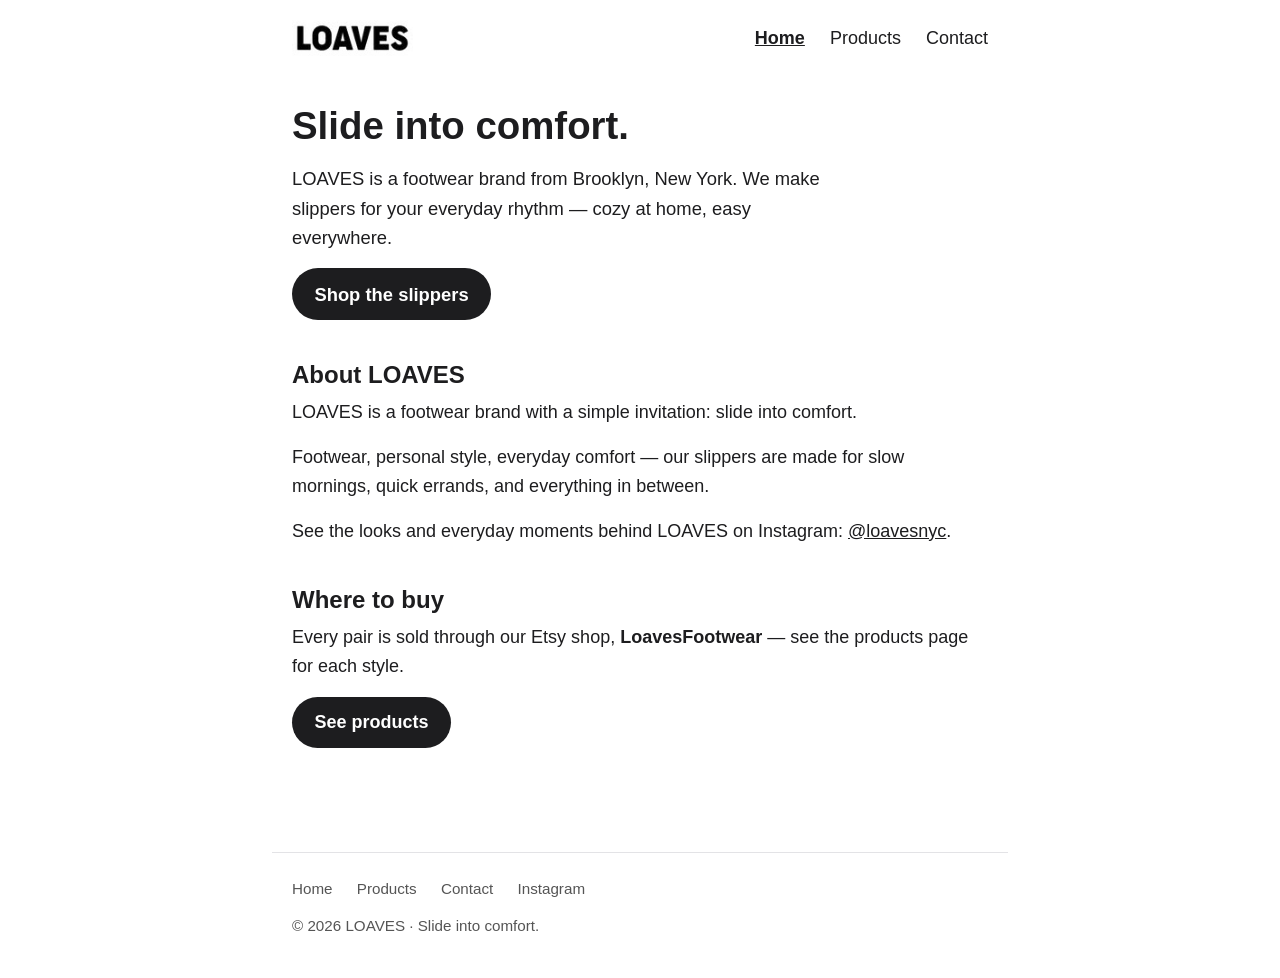
<file: index.html>
<!doctype html>
<html lang="en">
<head>
<meta charset="utf-8">
<meta name="viewport" content="width=device-width, initial-scale=1">
<meta name="description" content="LOAVES is a Brooklyn footwear brand. Slide into comfort — cozy slippers for your everyday rhythm, sold on Etsy.">
<title>LOAVES — Slide into Comfort</title>
<link rel="stylesheet" href="assets/style.css">
<link rel="icon" type="image/jpeg" href="assets/logo.jpg">
<link rel="apple-touch-icon" href="assets/logo.jpg">
</head>
<body>
<header>
  <a class="logo" href="index.html"><img src="assets/logo-wide.jpg" alt="LOAVES" width="134" height="40"></a>
  <nav>
    <a href="index.html" aria-current="page">Home</a>
    <a href="products.html">Products</a>
    <a href="contact.html">Contact</a>
  </nav>
</header>

<main>
  <section class="hero">
    <h1>Slide into comfort.</h1>
    <p>LOAVES is a footwear brand from Brooklyn, New York. We make slippers for your everyday rhythm — cozy at home, easy everywhere.</p>
    <p><a class="button" href="products.html">Shop the slippers</a></p>
  </section>

  <section id="about">
    <h2>About LOAVES</h2>
    <p>LOAVES is a footwear brand with a simple invitation: slide into comfort.</p>
    <p>Footwear, personal style, everyday comfort — our slippers are made for slow mornings, quick errands, and everything in between.</p>
    <p>See the looks and everyday moments behind LOAVES on Instagram: <a href="https://www.instagram.com/loavesnyc/">@loavesnyc</a>.</p>
  </section>

  <section>
    <h2>Where to buy</h2>
    <p>Every pair is sold through our Etsy shop, <strong>LoavesFootwear</strong> — see the products page for each style.</p>
    <p><a class="button" href="products.html">See products</a></p>
  </section>
</main>

<footer>
  <nav>
    <a href="index.html">Home</a>
    <a href="products.html">Products</a>
    <a href="contact.html">Contact</a>
    <a href="https://www.instagram.com/loavesnyc/">Instagram</a>
  </nav>
  <p>© 2026 LOAVES · Slide into comfort.</p>
</footer>
</body>
</html>
</file>
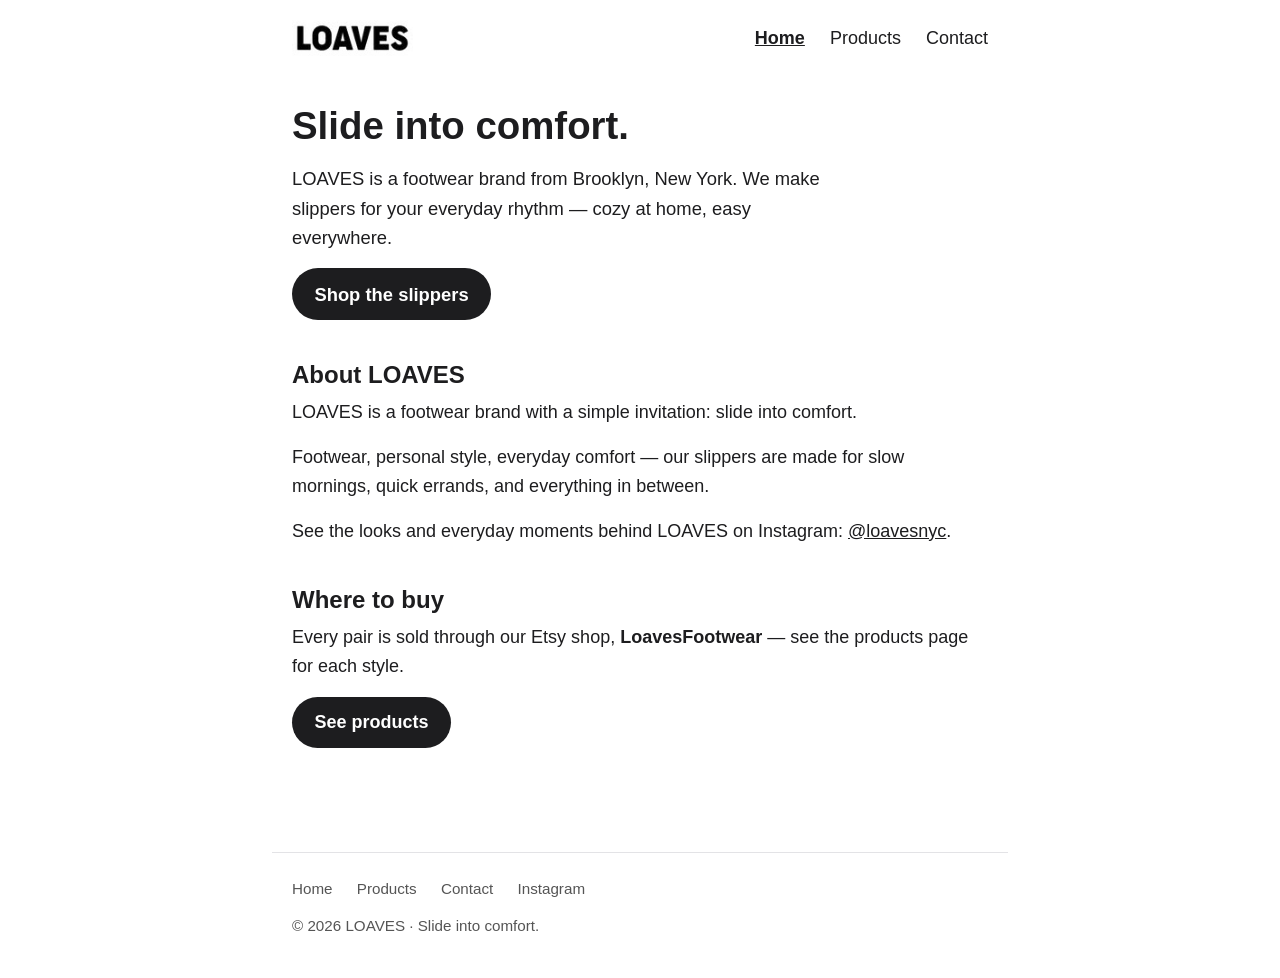
<file: about.html>
<!doctype html>
<html lang="en">
<head>
<meta charset="utf-8">
<meta http-equiv="refresh" content="0; url=index.html#about">
<link rel="canonical" href="index.html#about">
<title>About | LOAVES</title>
</head>
<body>
<p>The About page has moved to our home page: <a href="index.html#about">About LOAVES</a>.</p>
</body>
</html>
</file>
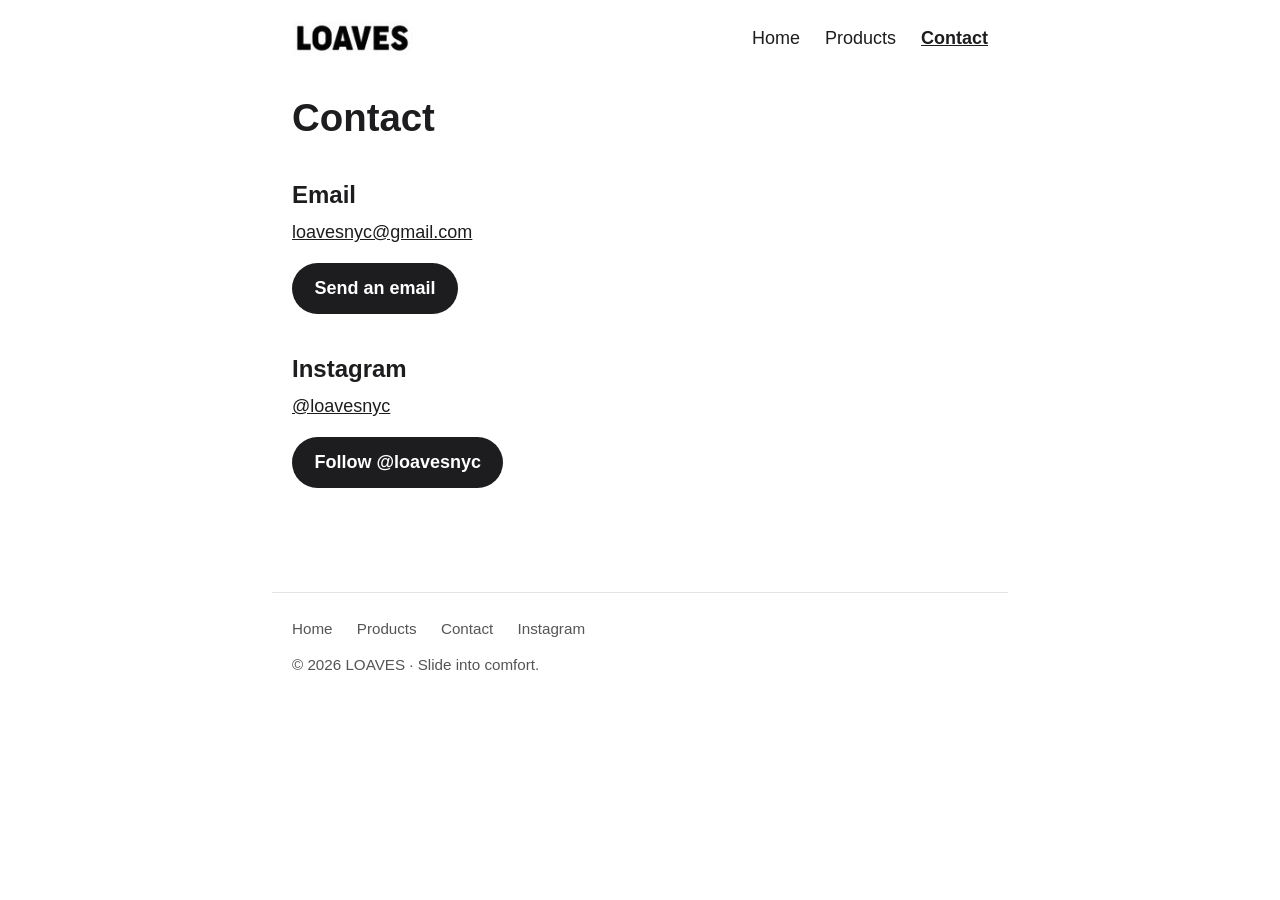
<file: contact.html>
<!doctype html>
<html lang="en">
<head>
<meta charset="utf-8">
<meta name="viewport" content="width=device-width, initial-scale=1">
<meta name="description" content="Contact LOAVES — email loavesnyc@gmail.com or find us on Instagram @loavesnyc.">
<title>Contact | LOAVES</title>
<link rel="stylesheet" href="assets/style.css">
<link rel="icon" type="image/jpeg" href="assets/logo.jpg">
<link rel="apple-touch-icon" href="assets/logo.jpg">
</head>
<body>
<header>
  <a class="logo" href="index.html"><img src="assets/logo-wide.jpg" alt="LOAVES" width="134" height="40"></a>
  <nav>
    <a href="index.html">Home</a>
    <a href="products.html">Products</a>
    <a href="contact.html" aria-current="page">Contact</a>
  </nav>
</header>

<main>
  <h1>Contact</h1>

  <section>
    <h2>Email</h2>
    <p><a href="mailto:loavesnyc@gmail.com">loavesnyc@gmail.com</a></p>
    <p><a class="button" href="mailto:loavesnyc@gmail.com">Send an email</a></p>
  </section>

  <section>
    <h2>Instagram</h2>
    <p><a href="https://www.instagram.com/loavesnyc/">@loavesnyc</a></p>
    <p><a class="button" href="https://www.instagram.com/loavesnyc/">Follow @loavesnyc</a></p>
  </section>
</main>

<footer>
  <nav>
    <a href="index.html">Home</a>
    <a href="products.html">Products</a>
    <a href="contact.html">Contact</a>
    <a href="https://www.instagram.com/loavesnyc/">Instagram</a>
  </nav>
  <p>© 2026 LOAVES · Slide into comfort.</p>
</footer>
</body>
</html>
</file>
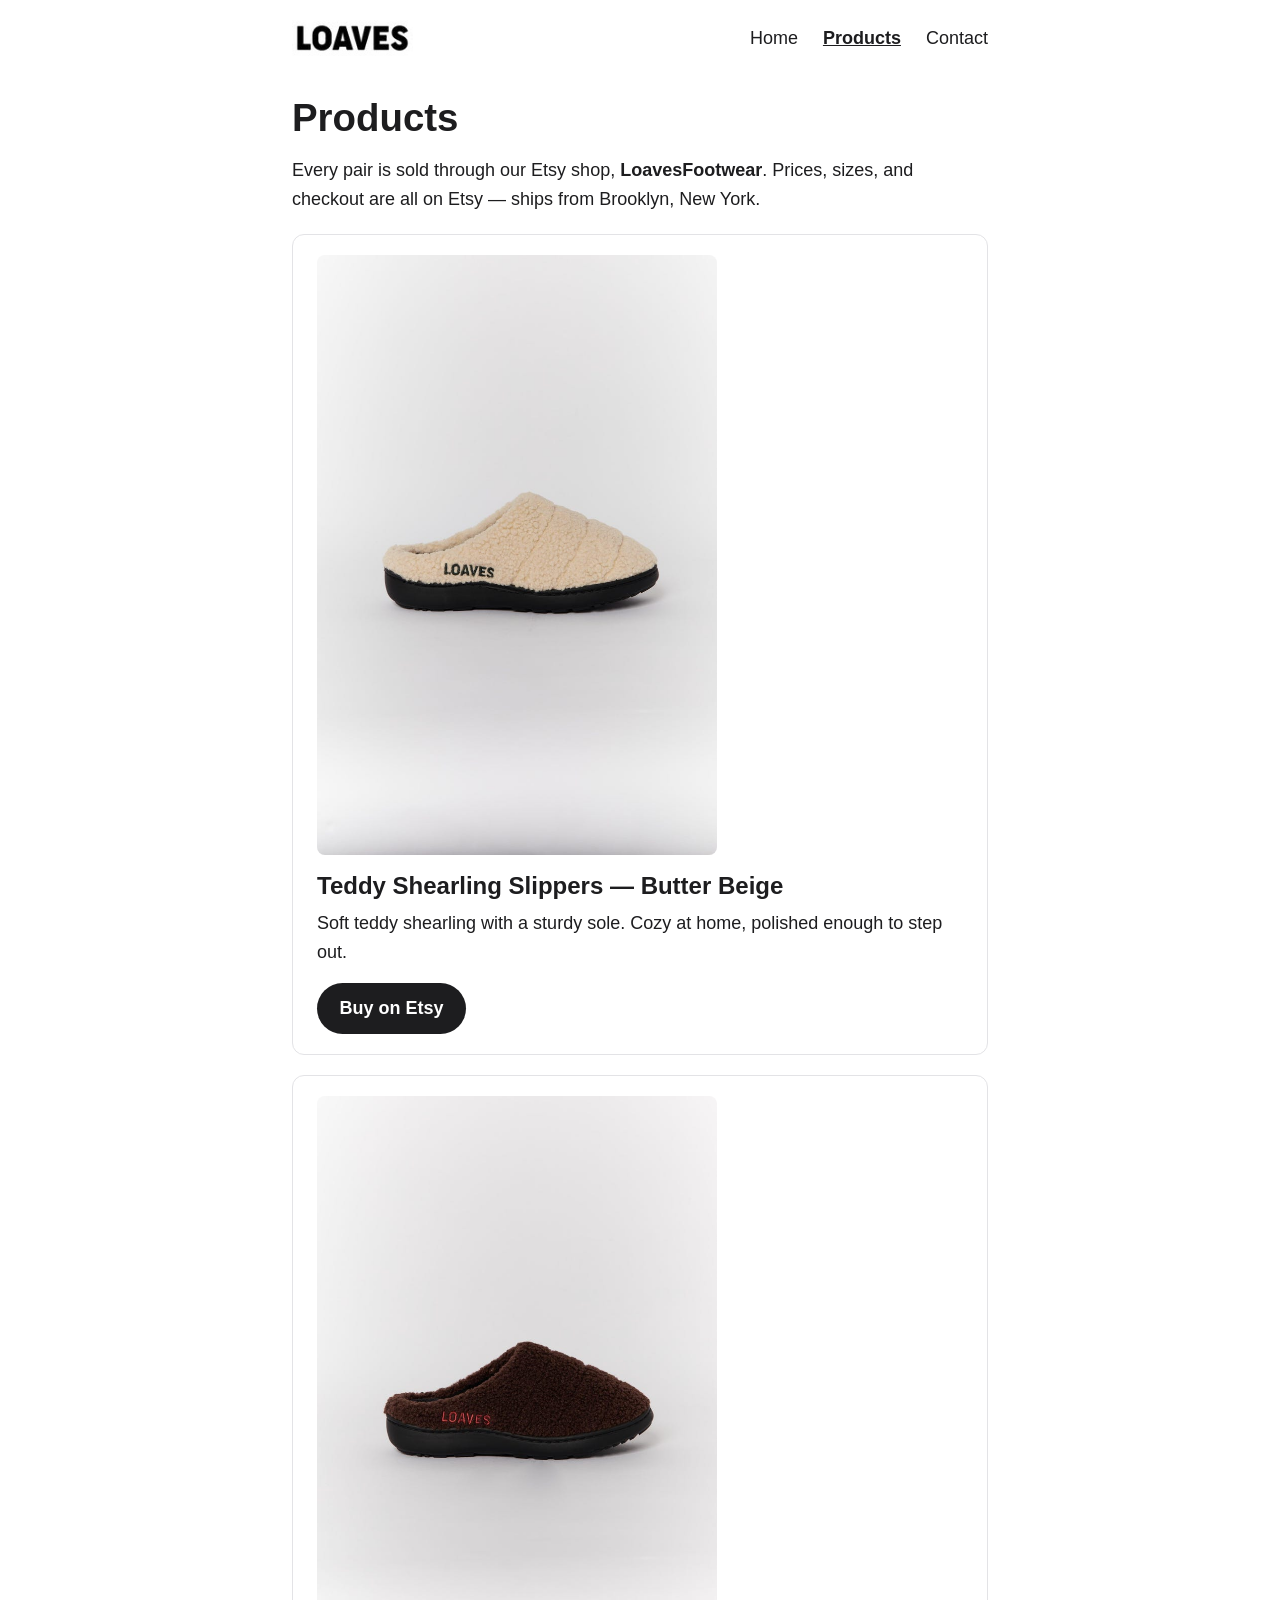
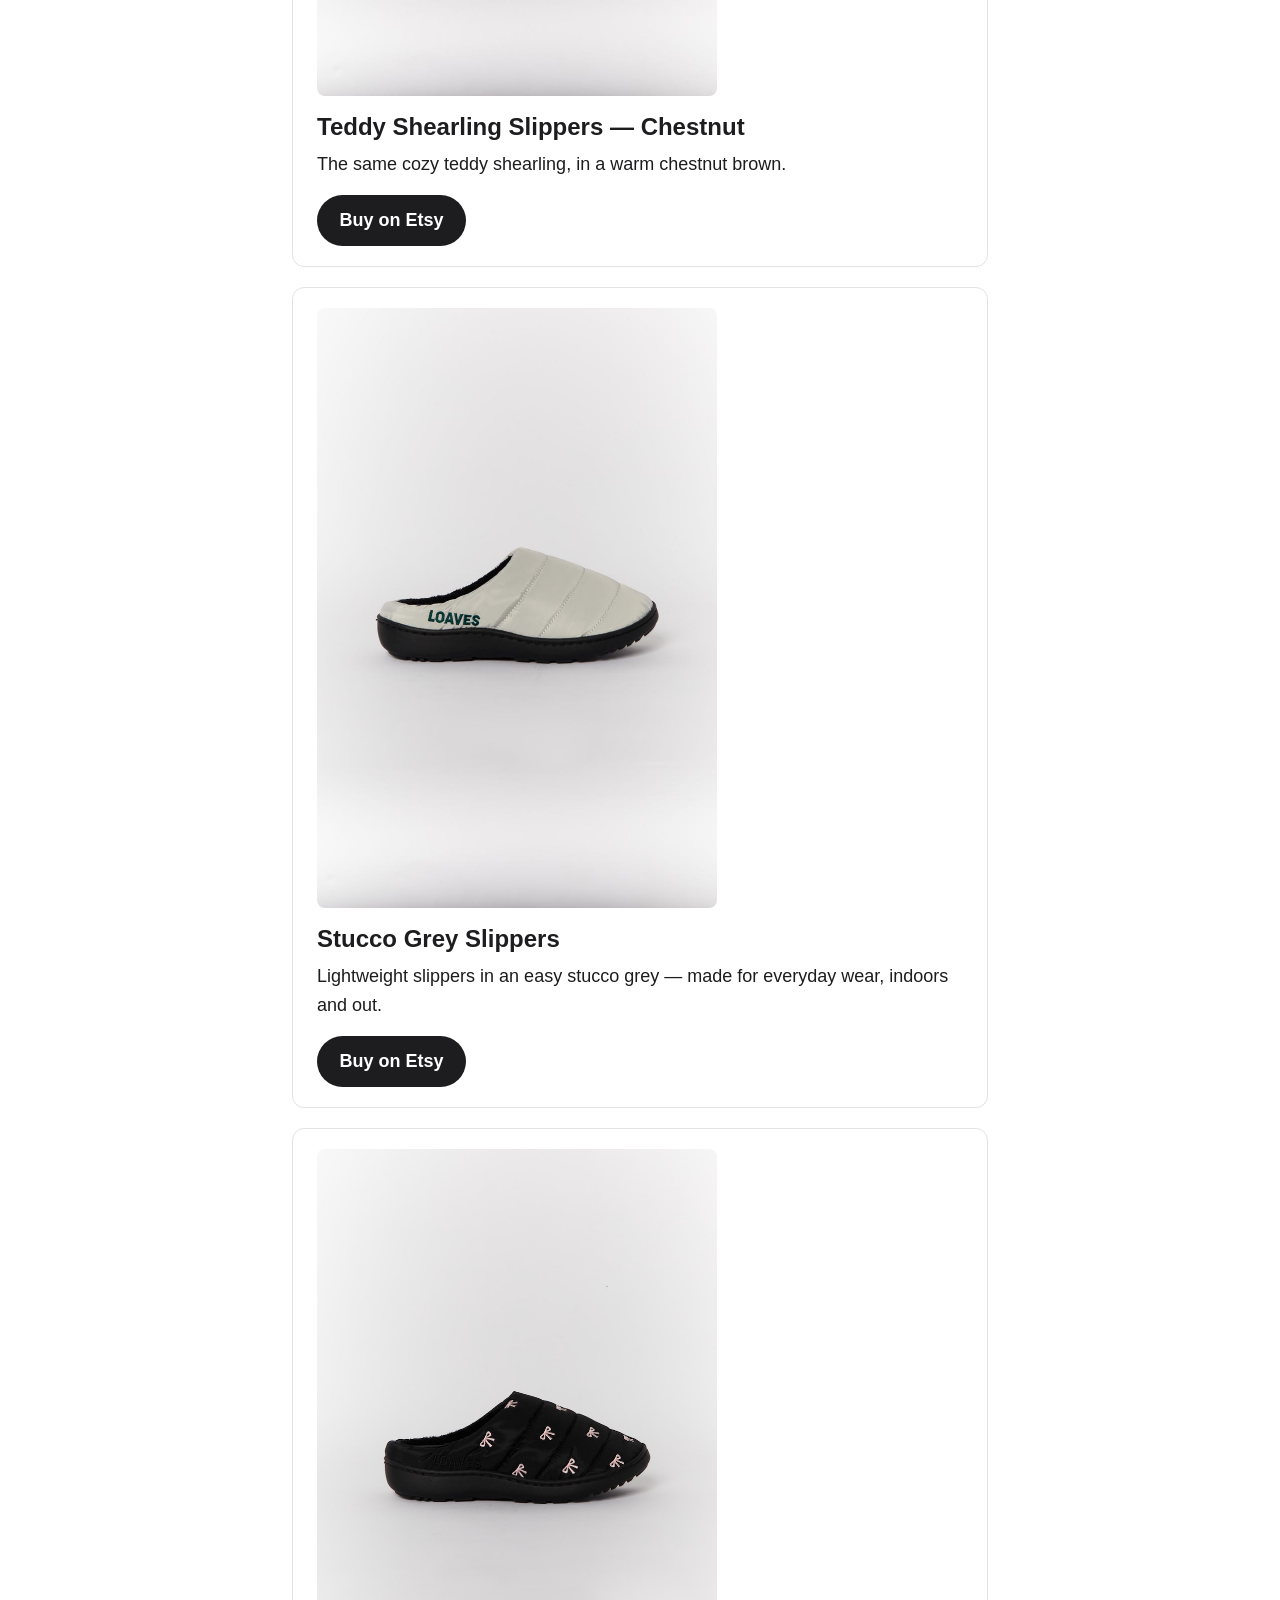
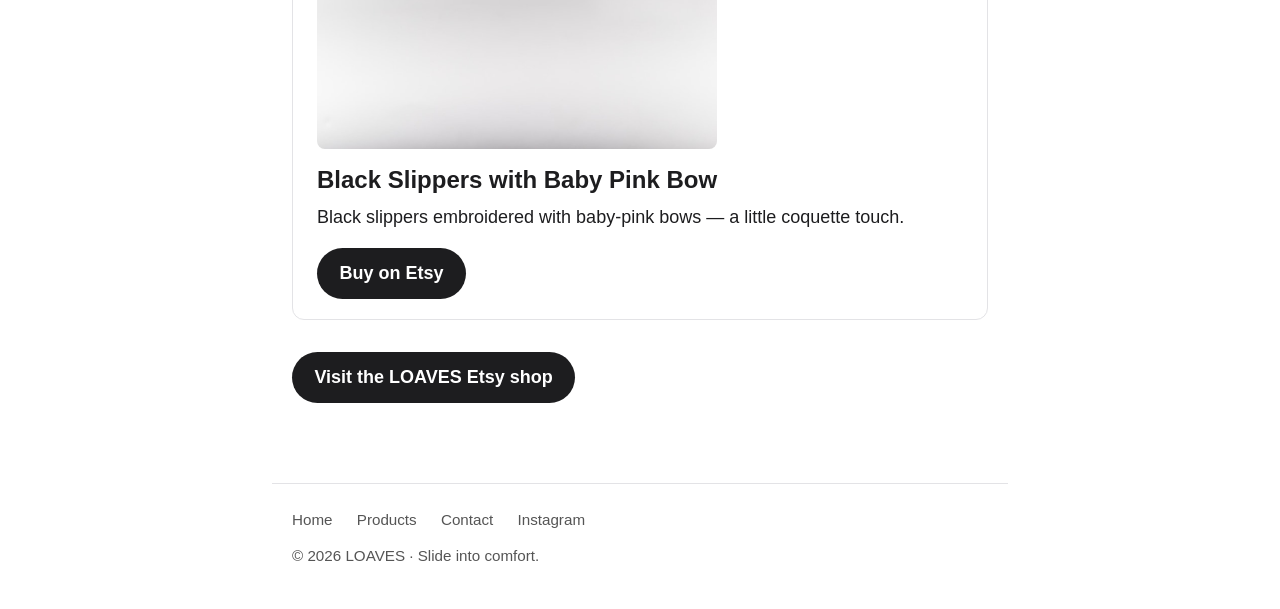
<file: products.html>
<!doctype html>
<html lang="en">
<head>
<meta charset="utf-8">
<meta name="viewport" content="width=device-width, initial-scale=1">
<meta name="description" content="Shop LOAVES slippers on Etsy — teddy shearling slippers, stucco grey slippers, and bow slippers, shipped from Brooklyn, New York.">
<title>Products | LOAVES</title>
<link rel="stylesheet" href="assets/style.css">
<link rel="icon" type="image/jpeg" href="assets/logo.jpg">
<link rel="apple-touch-icon" href="assets/logo.jpg">
</head>
<body>
<header>
  <a class="logo" href="index.html"><img src="assets/logo-wide.jpg" alt="LOAVES" width="134" height="40"></a>
  <nav>
    <a href="index.html">Home</a>
    <a href="products.html" aria-current="page">Products</a>
    <a href="contact.html">Contact</a>
  </nav>
</header>

<main>
  <h1>Products</h1>
  <p>Every pair is sold through our Etsy shop, <strong>LoavesFootwear</strong>. Prices, sizes, and checkout are all on Etsy — ships from Brooklyn, New York.</p>

  <section class="product">
    <img src="assets/teddy-beige.jpg" alt="Teddy shearling slippers in butter beige" width="794" height="1192">
    <h2>Teddy Shearling Slippers — Butter Beige</h2>
    <p>Soft teddy shearling with a sturdy sole. Cozy at home, polished enough to step out.</p>
    <p><a class="button" href="https://www.etsy.com/listing/4358815008/teddy-shearling-slippers-in-butter-beige">Buy on Etsy</a></p>
  </section>

  <section class="product">
    <img src="assets/teddy-chestnut.jpg" alt="Teddy shearling slippers in chestnut brown" width="794" height="1191">
    <h2>Teddy Shearling Slippers — Chestnut</h2>
    <p>The same cozy teddy shearling, in a warm chestnut brown.</p>
    <p><a class="button" href="https://www.etsy.com/listing/4359384251/">Buy on Etsy</a></p>
  </section>

  <section class="product">
    <img src="assets/stucco-grey.jpg" alt="Stucco grey slippers" width="794" height="1191">
    <h2>Stucco Grey Slippers</h2>
    <p>Lightweight slippers in an easy stucco grey — made for everyday wear, indoors and out.</p>
    <p><a class="button" href="https://www.etsy.com/listing/4358307465/">Buy on Etsy</a></p>
  </section>

  <section class="product">
    <img src="assets/bow-black.jpg" alt="Black slippers embroidered with baby pink bows" width="794" height="1191">
    <h2>Black Slippers with Baby Pink Bow</h2>
    <p>Black slippers embroidered with baby-pink bows — a little coquette touch.</p>
    <p><a class="button" href="https://www.etsy.com/listing/4357923171/">Buy on Etsy</a></p>
  </section>

  <p class="shop-all"><a class="button" href="https://www.etsy.com/shop/LoavesFootwear">Visit the LOAVES Etsy shop</a></p>
</main>

<footer>
  <nav>
    <a href="index.html">Home</a>
    <a href="products.html">Products</a>
    <a href="contact.html">Contact</a>
    <a href="https://www.instagram.com/loavesnyc/">Instagram</a>
  </nav>
  <p>© 2026 LOAVES · Slide into comfort.</p>
</footer>
</body>
</html>
</file>
<file: assets/style.css>
/* LOAVES — simple, readable styles */
* { box-sizing: border-box; }

body {
  margin: 0;
  font-family: -apple-system, BlinkMacSystemFont, "Segoe UI", Roboto, Helvetica, Arial, sans-serif;
  font-size: 18px;
  line-height: 1.6;
  color: #1d1d1f;
  background: #fff;
}

header {
  display: flex;
  align-items: center;
  justify-content: space-between;
  flex-wrap: wrap;
  gap: 0.5rem 1rem;
  max-width: 46rem;
  margin: 0 auto;
  padding: 1.25rem 1.25rem 0;
}

.logo {
  display: inline-block;
  text-decoration: none;
}

.logo img {
  display: block;
  height: 36px;
  width: auto;
}

nav a {
  color: inherit;
  text-decoration: none;
  margin-left: 1.25rem;
}
nav a:first-child { margin-left: 0; }
nav a:hover { text-decoration: underline; }
nav a[aria-current="page"] { font-weight: 700; text-decoration: underline; }

main {
  max-width: 46rem;
  margin: 0 auto;
  padding: 1rem 1.25rem 2rem;
}

h1 { font-size: 2.4rem; line-height: 1.15; margin: 1.5rem 0 1rem; }
h2 { font-size: 1.5rem; line-height: 1.25; margin: 0 0 0.5rem; }
p { margin: 0 0 1rem; }

section { margin: 2.5rem 0; }
.hero { margin-top: 2rem; }
.hero p { font-size: 1.15rem; max-width: 34rem; }

a { color: #1d1d1f; }

.button {
  display: inline-block;
  background: #1d1d1f;
  color: #fff;
  text-decoration: none;
  font-weight: 600;
  padding: 0.7rem 1.4rem;
  border-radius: 999px;
}
.button:hover { background: #444; }

.product img {
  display: block;
  width: 100%;
  max-width: 400px;
  height: auto;
  border-radius: 8px;
  margin-bottom: 1rem;
}

.product {
  border: 1px solid #e3e3e6;
  border-radius: 12px;
  padding: 1.25rem 1.5rem;
  margin: 1.25rem 0;
}
.product p:last-child { margin-bottom: 0; }

.shop-all { margin-top: 2rem; }

footer {
  border-top: 1px solid #e3e3e6;
  max-width: 46rem;
  margin: 2rem auto 0;
  padding: 1.5rem 1.25rem 2.5rem;
  color: #555;
  font-size: 0.95rem;
}
footer nav { margin-bottom: 0.75rem; }
footer p { margin: 0; }
</file>
